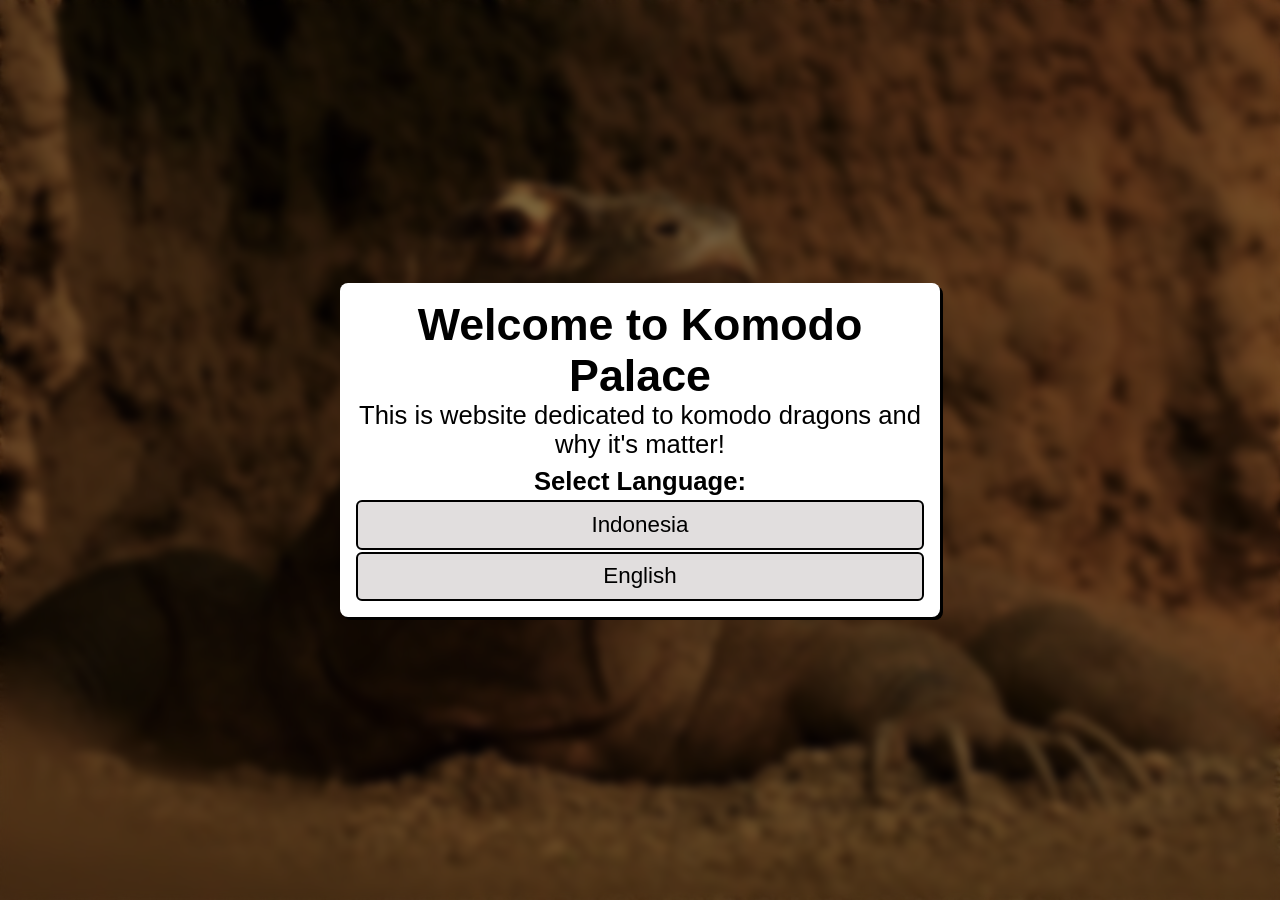
<file: index.html>
<!DOCTYPE html>
<html lang="en">
<head>
    <meta charset="UTF-8">
    <meta name="viewport" content="width=device-width,initial-scale=1.0">
    <meta http-equiv="X-UA-Compatible" content="IE=edge">
    <meta name="description" content="A new web page">
    <meta name="robots" content="index, follow">
    <link rel="icon" href="./assets/komodopalace.png">
    <title>Komodo Palace</title>
    <link rel="stylesheet" href="./style.css">
</head>
<body>
  <main>
    <h1>Welcome to Komodo Palace</h1>
    <p>This is website dedicated to komodo dragons and why it's matter!</p>
    <p class="select-language">Select Language:</p>
    <div class="button-container">
      <a href="./id/index.html" class="id">Indonesia</a>
      <a href="./en/index.html" class="en">English</a>
    </div>
  </main>
</body>
</html>
</file>
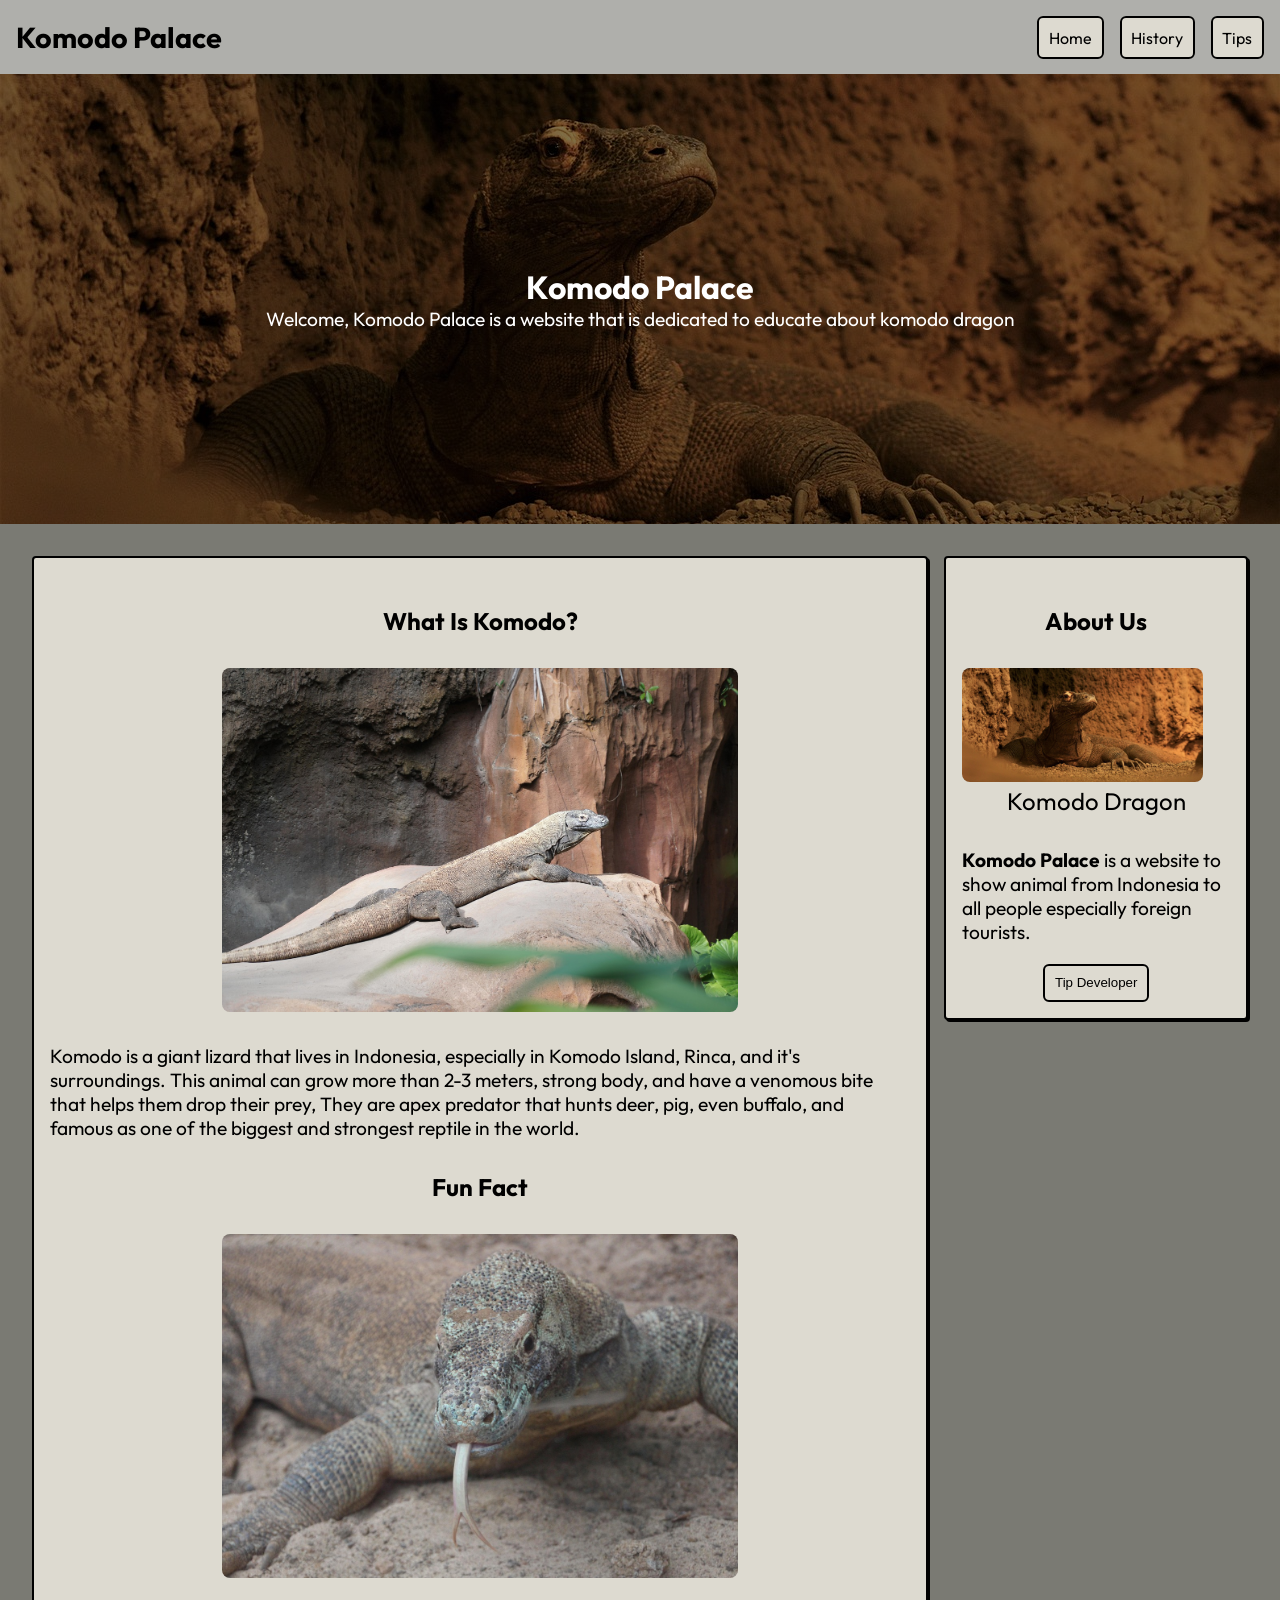
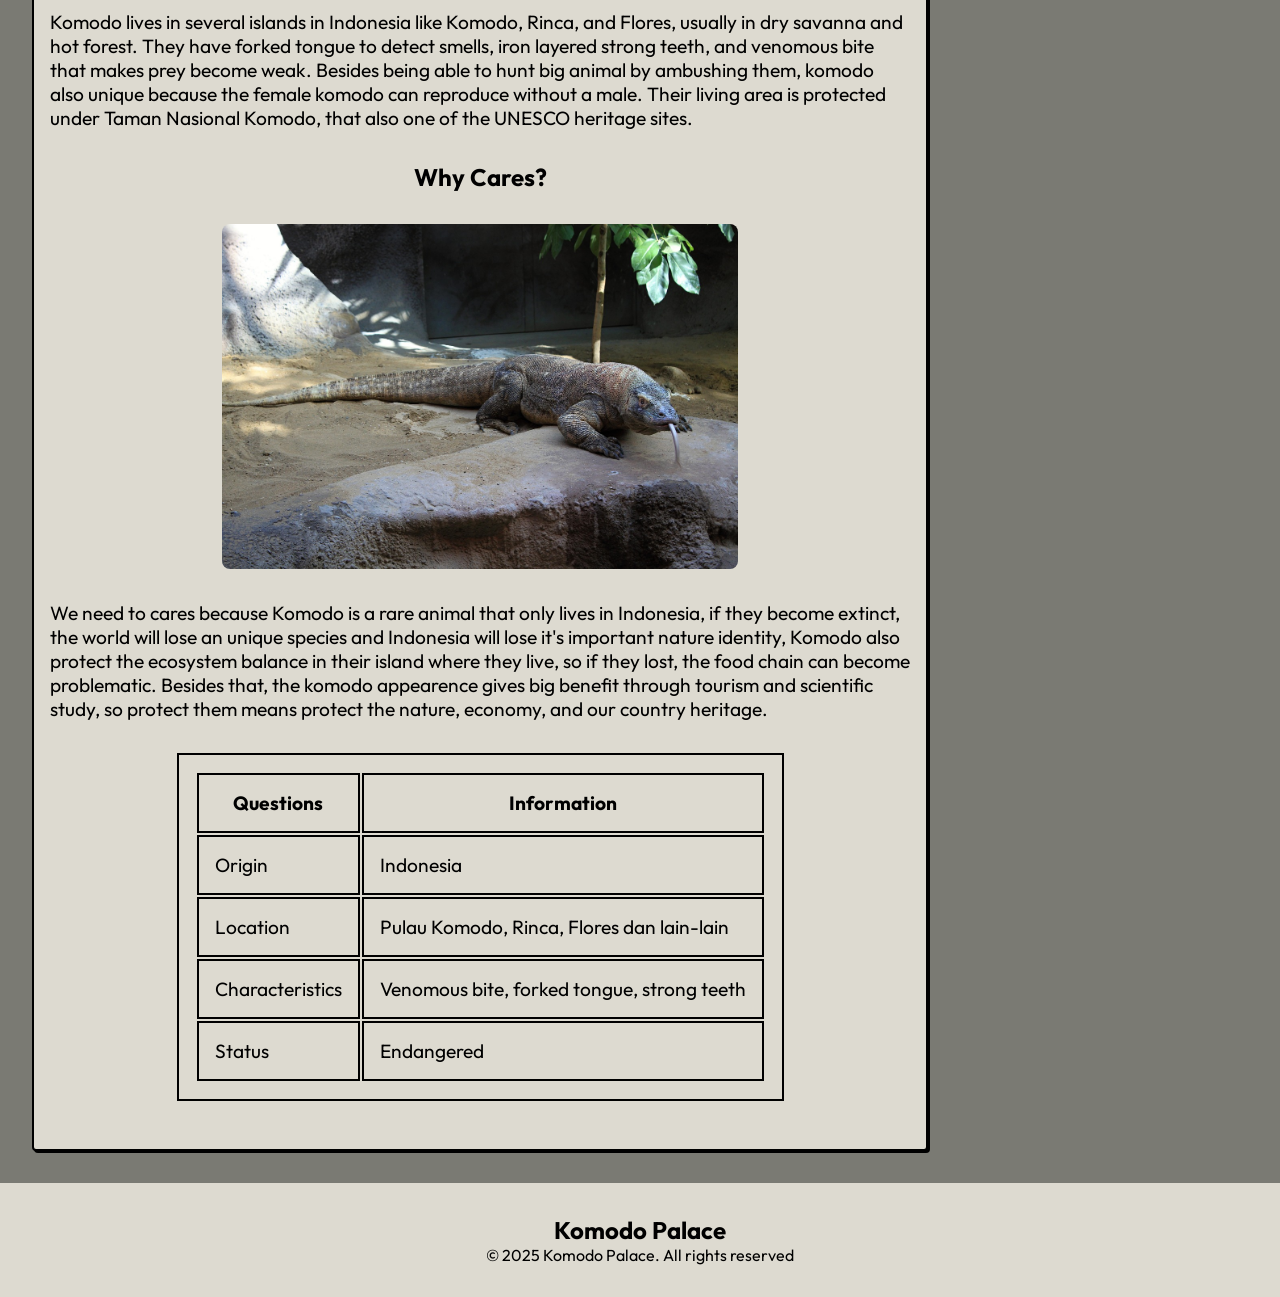
<file: en/index.html>
<!DOCTYPE html>
<html>
  <head lang="en">
    <title>Komodo Palace</title>
    <meta charset="UTF-8">
    <meta name="viewport" content="width=device-width, initial-scale=1.0">
    <link rel="stylesheet" href="./style.css">
    <link rel="icon" type="image/png" href="../assets/komodopalace.png">
    
    <link rel="preconnect" href="https://fonts.googleapis.com">
    <link rel="preconnect" href="https://fonts.gstatic.com" crossorigin>
    <link href="https://fonts.googleapis.com/css2?family=Outfit:wght@100..900&display=swap" rel="stylesheet">
  </head>
  <body>
    <header>
      <nav>
        <h2>Komodo Palace</h2>
        <ul>
          <li><a href="#">Home</a></li>
          <li><a href="./history.html">History</a></li>
          <li><a href="./tips.html">Tips</a></li>
        </ul>
      </nav>
      <div class="header-content">
        <h1>Komodo Palace</h1>
        <p>Welcome, Komodo Palace is a website that is dedicated to educate about komodo dragon</p>
      </div>
    </header>
    
    <main>
      <div id="content">
        <article id="about">
          <h1>What Is Komodo?</h1>
          <img src="../assets/komodo1.jpg" alt="Komodo Dragon">
          <p>Komodo is a giant lizard that lives in Indonesia, especially in Komodo Island, Rinca, and it's surroundings. This animal can grow more than 2-3 meters, strong body, and have a venomous bite that helps them drop their prey, They are apex predator that hunts deer, pig, even buffalo, and famous as one of the biggest and strongest reptile in the world.</p>
        </article>
        
        <article id="fact">
          <h1>Fun Fact</h1>
          <img src="../assets/komodo2.jpg" alt="Komodo Dragon">
          <p>Komodo lives in several islands in Indonesia like Komodo, Rinca, and Flores, usually in dry savanna and hot forest. They have forked tongue to detect smells, iron layered strong teeth, and venomous bite that makes prey become weak. Besides being able to hunt big animal by ambushing them, komodo also unique because the female komodo can reproduce without a male. Their living area is protected under Taman Nasional Komodo, that also one of the UNESCO heritage sites.</p>
        </article>
        
        <article id="peduli">
          <h1>Why Cares?</h1>
          <img src="../assets/komodo3.jpg" alt="Komodo Dragon">
          <p>We need to cares because Komodo is a rare animal that only lives in Indonesia, if they become extinct, the world will lose an unique species and Indonesia will lose it's important nature identity, Komodo also protect the ecosystem balance in their island where they live, so if they lost, the food chain can become problematic. Besides that, the komodo appearence gives big benefit through tourism and scientific study, so protect them means protect the nature, economy, and our country heritage.</p>
          
          <table>
            <tr>
              <th>Questions</th>
              <th>Information</th>
            </tr>
            <tr>
              <td>Origin</td>
              <td>Indonesia</td>
            </tr>
            <tr>
              <td>Location</td>
              <td>Pulau Komodo, Rinca, Flores dan lain-lain</td>
            </tr>
            <tr>
              <td>Characteristics</td>
              <td>Venomous bite, forked tongue, strong teeth</td>
            </tr>
            <tr>
              <td>Status</td>
              <td>Endangered</td>
            </tr>
          </table>
        </article>
      </div>
      
      <aside>
        <h1>About Us</h1>
        <figure>
          <img src="../assets/komodo0.jpg" alt="Komodo Dragon">
          <figcaption>Komodo Dragon</figcaption>
        </figure>
        <p><strong>Komodo Palace</strong> is a website to show animal from Indonesia to all people especially foreign tourists.</p>
        <div class=button>
          <br>
          <button type="button" onclick="openModal()">Tip Developer</button>
        </div>
      </aside>
    </main>
    
    <footer>
      <h2>Komodo Palace</h2>
      <p>&copy; 2025 Komodo Palace. All rights reserved</p>
    </footer>
    
    <!-- Donasi -->
    <div id="modal" class="hidden">
      <div class="modal-content">
        <h1>Tip Developer</h1>
        <p>Thank you :></p>
        <br>
        <img src="../assets/bitcoinlogofull.svg" alt="Pay with bitcoin">
        <p>bc1que4da8sfzt25e2x72j9yx6vvxzepug97rszcls</p>
      </div>
      <div class="buttons">
        <button id="copy">Copy Address</button>
        <button id="close">Close</button>
      </div>
    </div>
    
    <script src="../script.js"></script>
  </body>
</html>
</file>
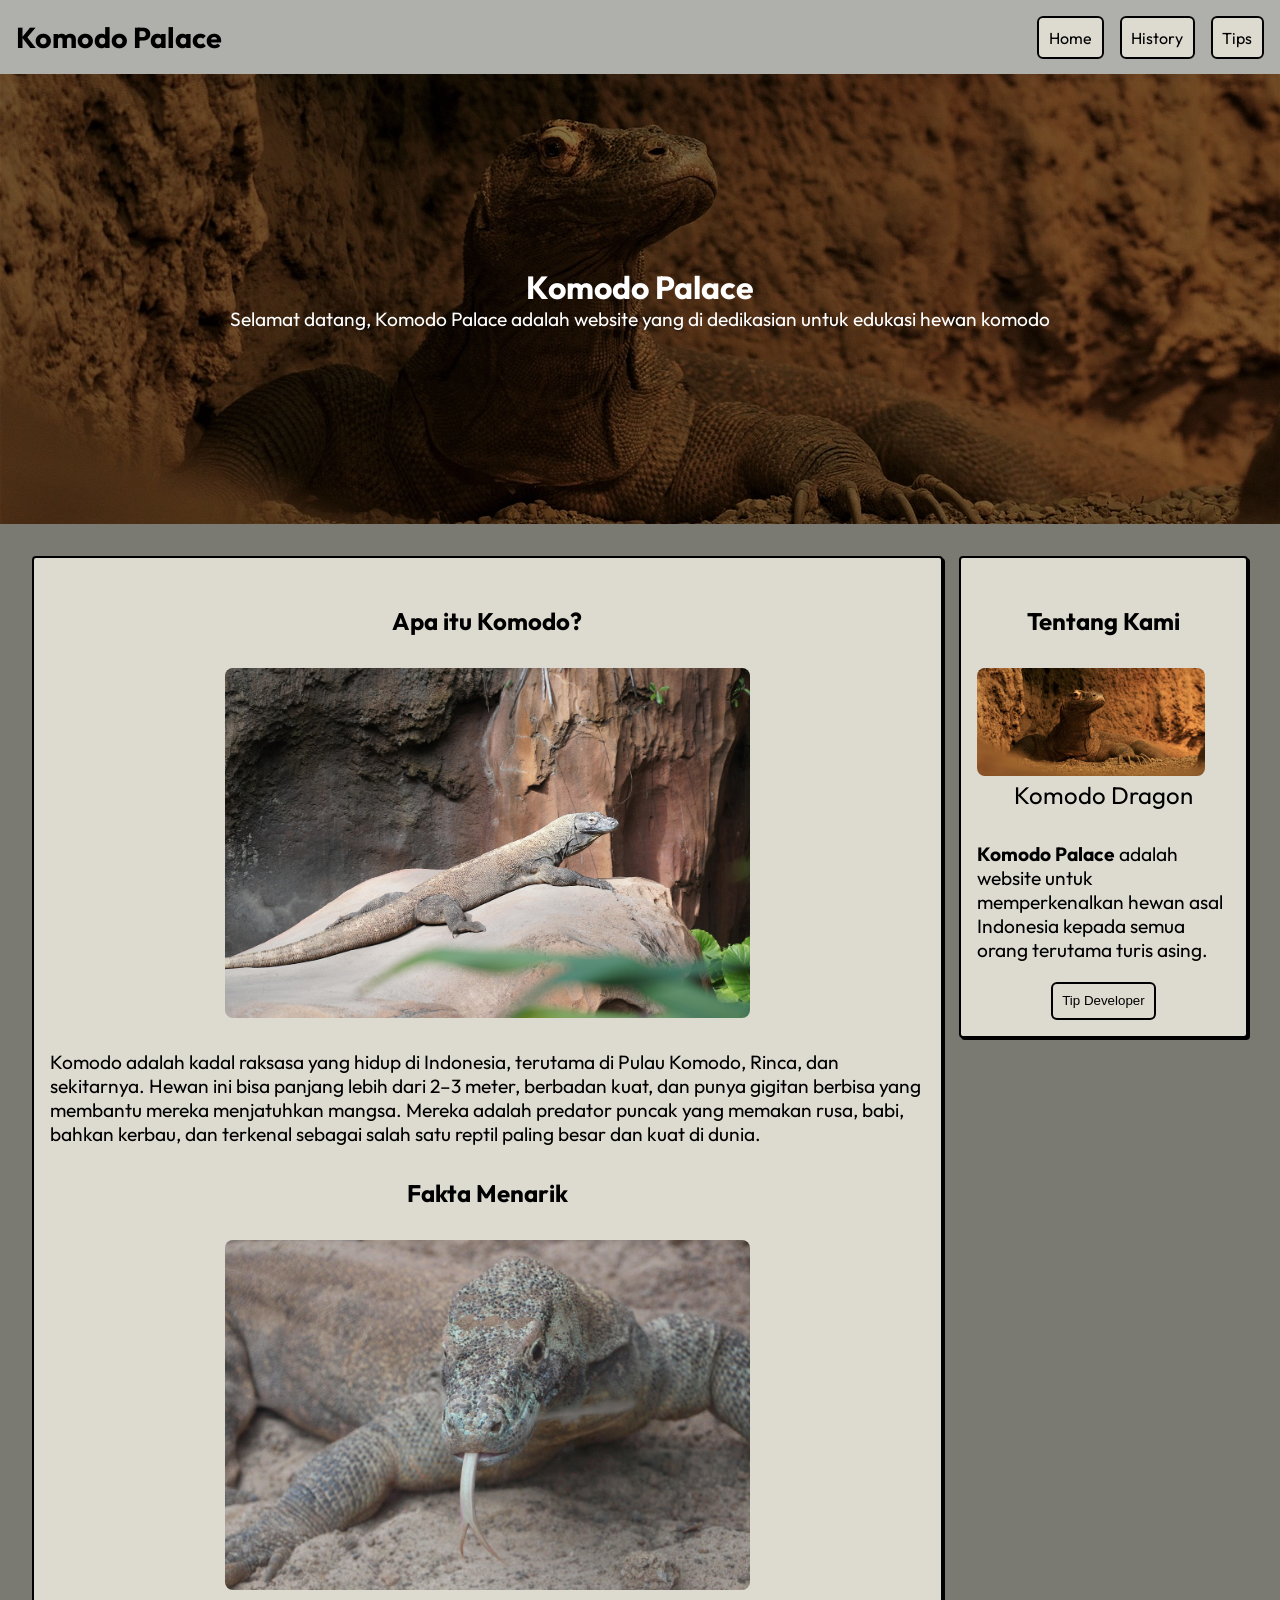
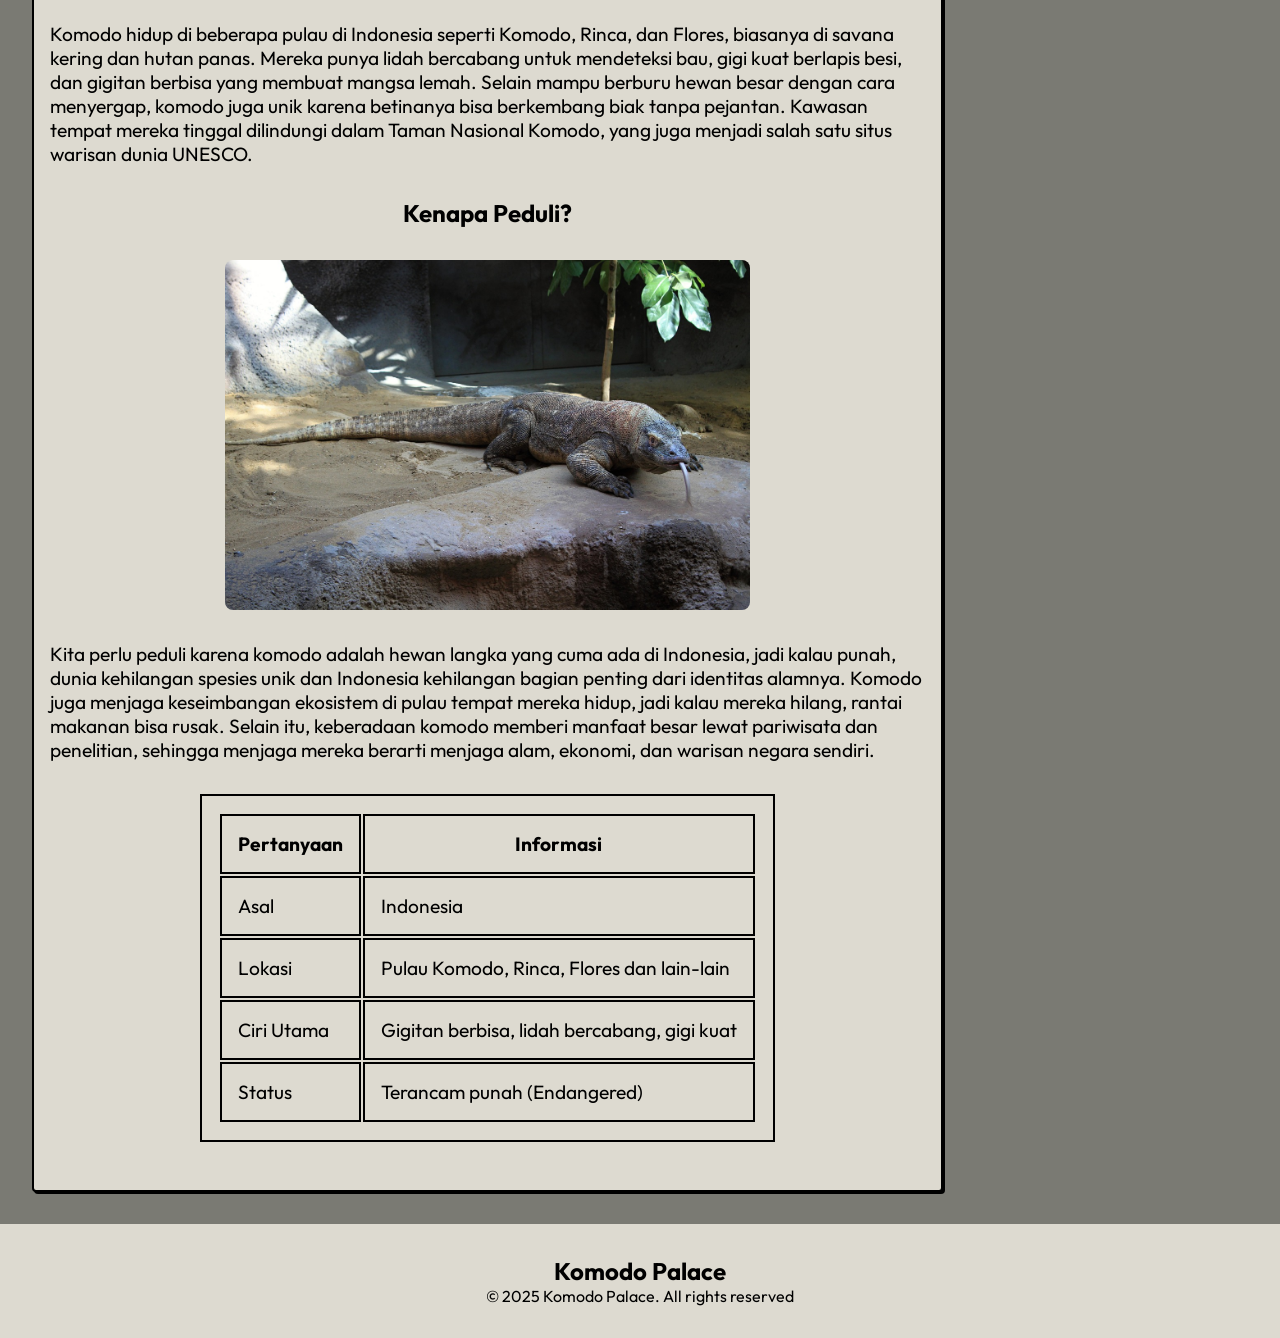
<file: id/index.html>
<!DOCTYPE html>
<html>
  <head lang="id">
    <title>Komodo Palace</title>
    <meta charset="UTF-8">
    <meta name="viewport" content="width=device-width, initial-scale=1.0">
    <link rel="stylesheet" href="./style.css">
    <link rel="icon" type="image/png" href="../assets/komodopalace.png">
    
    <link rel="preconnect" href="https://fonts.googleapis.com">
    <link rel="preconnect" href="https://fonts.gstatic.com" crossorigin>
    <link href="https://fonts.googleapis.com/css2?family=Outfit:wght@100..900&display=swap" rel="stylesheet">
  </head>
  <body>
    <header>
      <nav>
        <h2>Komodo Palace</h2>
        <ul>
          <li><a href="#">Home</a></li>
          <li><a href="./history.html">History</a></li>
          <li><a href="./tips.html">Tips</a></li>
        </ul>
      </nav>
      <div class="header-content">
        <h1>Komodo Palace</h1>
        <p>Selamat datang, Komodo Palace adalah website yang di dedikasian untuk edukasi hewan komodo</p>
      </div>
    </header>
    
    <main>
      <div id="content">
        <article id="about">
          <h1>Apa itu Komodo?</h1>
          <img src="../assets/komodo1.jpg" alt="Komodo Dragon">
          <p>Komodo adalah kadal raksasa yang hidup di Indonesia, terutama di Pulau Komodo, Rinca, dan sekitarnya. Hewan ini bisa panjang lebih dari 2–3 meter, berbadan kuat, dan punya gigitan berbisa yang membantu mereka menjatuhkan mangsa. Mereka adalah predator puncak yang memakan rusa, babi, bahkan kerbau, dan terkenal sebagai salah satu reptil paling besar dan kuat di dunia.</p>
        </article>
        
        <article id="fact">
          <h1>Fakta Menarik</h1>
          <img src="../assets/komodo2.jpg" alt="Komodo Dragon">
          <p>Komodo hidup di beberapa pulau di Indonesia seperti Komodo, Rinca, dan Flores, biasanya di savana kering dan hutan panas. Mereka punya lidah bercabang untuk mendeteksi bau, gigi kuat berlapis besi, dan gigitan berbisa yang membuat mangsa lemah. Selain mampu berburu hewan besar dengan cara menyergap, komodo juga unik karena betinanya bisa berkembang biak tanpa pejantan. Kawasan tempat mereka tinggal dilindungi dalam Taman Nasional Komodo, yang juga menjadi salah satu situs warisan dunia UNESCO.</p>
        </article>
        
        <article id="peduli">
          <h1>Kenapa Peduli?</h1>
          <img src="../assets/komodo3.jpg" alt="Komodo Dragon">
          <p>Kita perlu peduli karena komodo adalah hewan langka yang cuma ada di Indonesia, jadi kalau punah, dunia kehilangan spesies unik dan Indonesia kehilangan bagian penting dari identitas alamnya. Komodo juga menjaga keseimbangan ekosistem di pulau tempat mereka hidup, jadi kalau mereka hilang, rantai makanan bisa rusak. Selain itu, keberadaan komodo memberi manfaat besar lewat pariwisata dan penelitian, sehingga menjaga mereka berarti menjaga alam, ekonomi, dan warisan negara sendiri.</p>
          
          <table>
            <tr>
              <th>Pertanyaan</th>
              <th>Informasi</th>
            </tr>
            <tr>
              <td>Asal</td>
              <td>Indonesia</td>
            </tr>
            <tr>
              <td>Lokasi</td>
              <td>Pulau Komodo, Rinca, Flores dan lain-lain</td>
            </tr>
            <tr>
              <td>Ciri Utama</td>
              <td>Gigitan berbisa, lidah bercabang, gigi kuat</td>
            </tr>
            <tr>
              <td>Status</td>
              <td>Terancam punah (Endangered)</td>
            </tr>
          </table>
        </article>
      </div>
      
      <aside>
        <h1>Tentang Kami</h1>
        <figure>
          <img src="../assets/komodo0.jpg" alt="Komodo Dragon">
          <figcaption>Komodo Dragon</figcaption>
        </figure>
        <p><strong>Komodo Palace</strong> adalah website untuk memperkenalkan hewan asal Indonesia kepada semua orang terutama turis asing.</p>
        <div class=button>
          <br>
          <button type="button" onclick="openModal()">Tip Developer</button>
        </div>
      </aside>
    </main>
    
    <footer>
      <h2>Komodo Palace</h2>
      <p>&copy; 2025 Komodo Palace. All rights reserved</p>
    </footer>
    
    <!-- Donasi -->
    <div id="modal" class="hidden">
      <div class="modal-content">
        <h1>Tip Developer</h1>
        <p>Thank you :></p>
        <br>
        <img src="../assets/bitcoinlogofull.svg" alt="Pay with bitcoin">
        <p>bc1que4da8sfzt25e2x72j9yx6vvxzepug97rszcls</p>
      </div>
      <div class="buttons">
        <button id="copy">Copy Address</button>
        <button id="close">Close</button>
      </div>
    </div>
    
    <script src="../script.js"></script>
  </body>
</html>
</file>
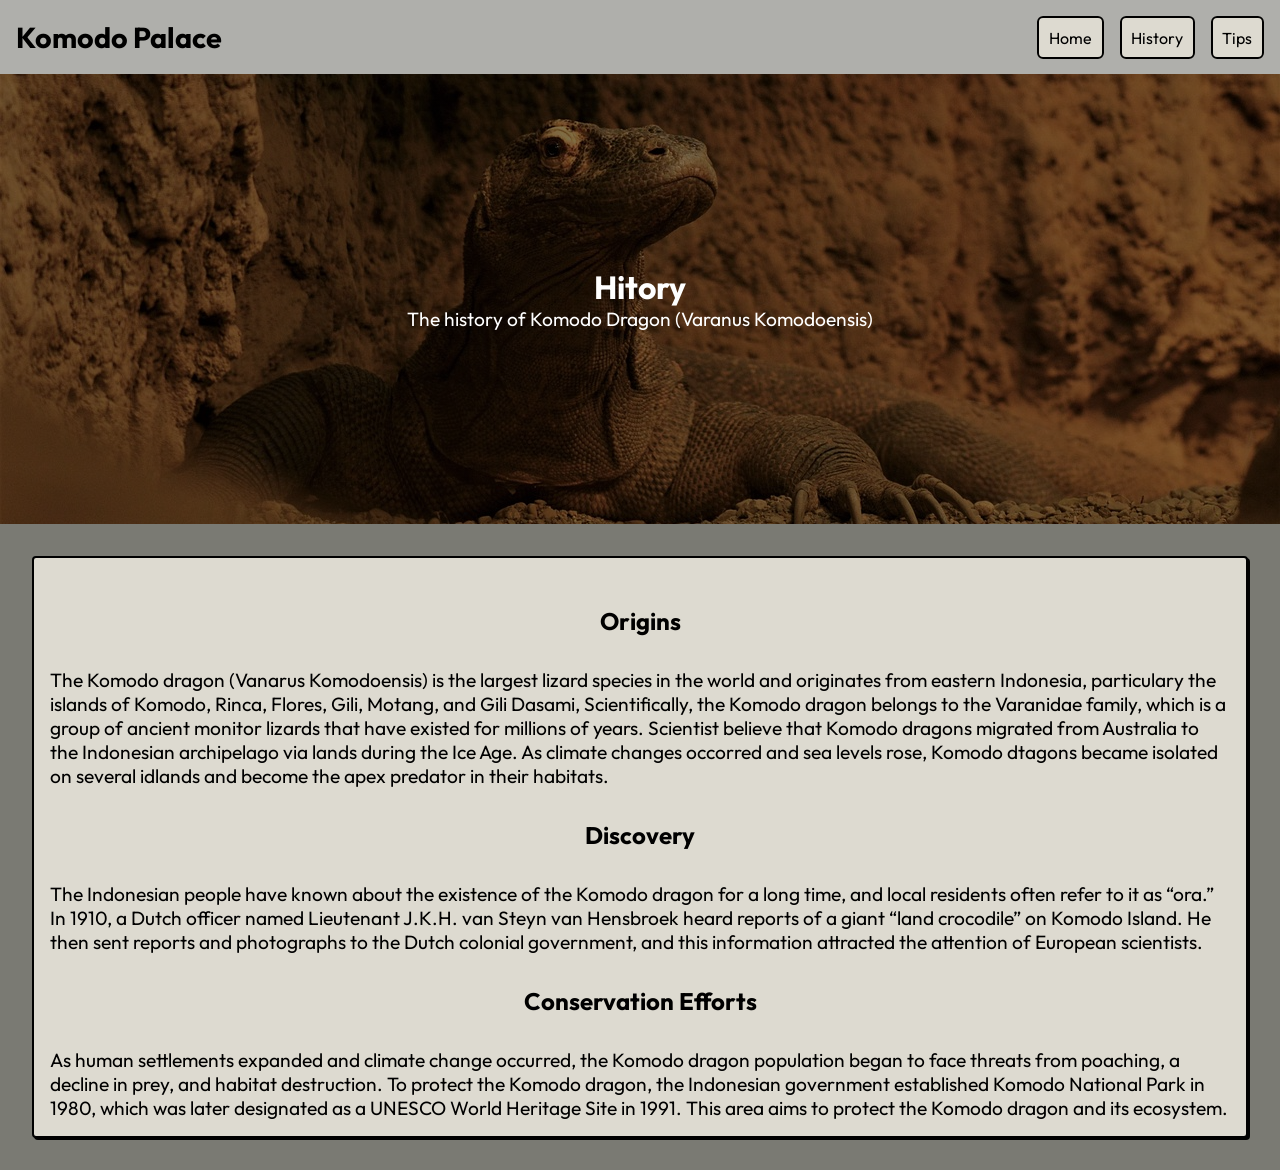
<file: en/history.html>
<!DOCTYPE html>
<html>
  <head lang="en">
    <title>Komodo Palace</title>
    <meta charset="UTF-8">
    <meta name="viewport" content="width=device-width, initial-scale=1.0">
    <link rel="stylesheet" href="./style.css">
    <link rel="icon" type="image/png" href="../assets/komodopalace.png">
    
    <link rel="preconnect" href="https://fonts.googleapis.com">
    <link rel="preconnect" href="https://fonts.gstatic.com" crossorigin>
    <link href="https://fonts.googleapis.com/css2?family=Outfit:wght@100..900&display=swap" rel="stylesheet">
  </head>
  <body>
    <header>
      <nav>
        <h2>Komodo Palace</h2>
        <ul>
          <li><a href="./">Home</a></li>
          <li><a href="#">History</a></li>
          <li><a href="./tips.html">Tips</a></li>
        </ul>
      </nav>
      <div class="header-content">
        <h1>Hitory</h1>
        <p>The history of Komodo Dragon (Varanus Komodoensis)</p>
      </div>
    </header>
    
    <main>
      <div id="content">
        <article>
        <h1>Origins</h1>
        <p>The Komodo dragon (Vanarus Komodoensis) is the largest lizard species in the world and originates from eastern Indonesia, particulary the islands of Komodo, Rinca, Flores, Gili, Motang, and Gili Dasami, Scientifically, the Komodo dragon belongs to the Varanidae family, which is a group of ancient monitor lizards that have existed for millions of years. Scientist believe that Komodo dragons migrated from Australia to the Indonesian archipelago via lands during the Ice Age. As climate changes occorred and sea levels rose, Komodo dtagons became isolated on several idlands and become the apex predator in their habitats.</p>
      </article>
      
      <article>
        <h1>Discovery</h1>
        <p>The Indonesian people have known about the existence of the Komodo dragon for a long time, and local residents often refer to it as “ora.” In 1910, a Dutch officer named Lieutenant J.K.H. van Steyn van Hensbroek heard reports of a giant “land crocodile” on Komodo Island. He then sent reports and photographs to the Dutch colonial government, and this information attracted the attention of European scientists.</p>
      </article>
      
      <article>
        <h1>Conservation Efforts</h1>
        <p>As human settlements expanded and climate change occurred, the Komodo dragon population began to face threats from poaching, a decline in prey, and habitat destruction. To protect the Komodo dragon, the Indonesian government established Komodo National Park in 1980, which was later designated as a UNESCO World Heritage Site in 1991. This area aims to protect the Komodo dragon and its ecosystem.</p>
      </article>
      </div>
    </main>
  </body>
</html>
</file>
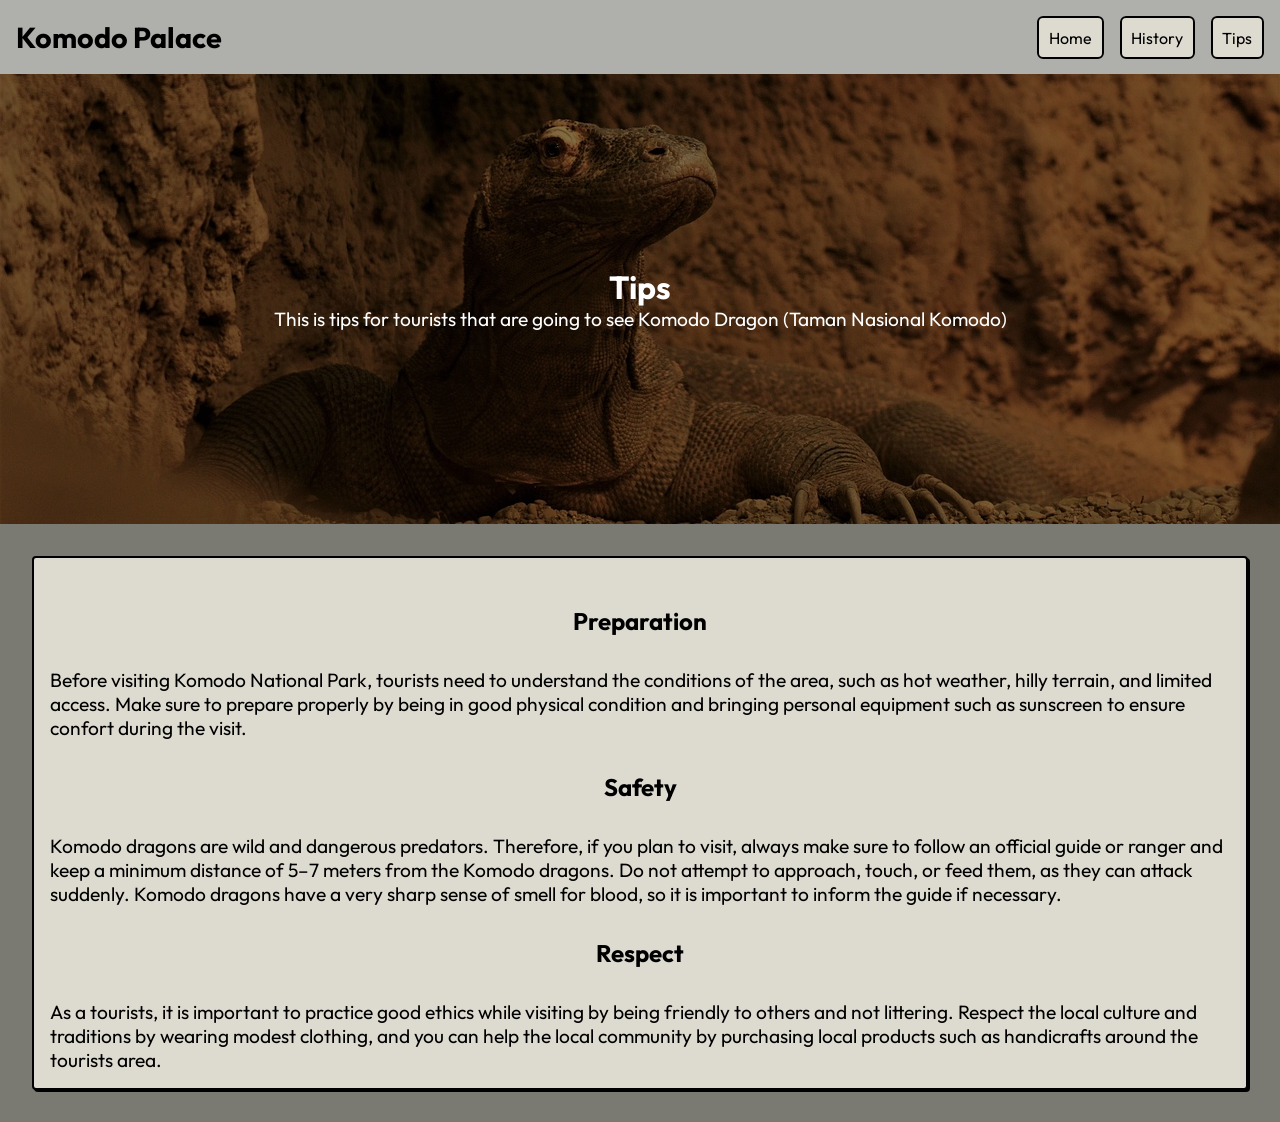
<file: en/tips.html>
<!DOCTYPE html>
<html>
  <head lang="en">
    <title>Komodo Palace</title>
    <meta charset="UTF-8">
    <meta name="viewport" content="width=device-width, initial-scale=1.0">
    <link rel="stylesheet" href="./style.css">
    <link rel="icon" type="image/png" href="../assets/komodopalace.png">
    
    <link rel="preconnect" href="https://fonts.googleapis.com">
    <link rel="preconnect" href="https://fonts.gstatic.com" crossorigin>
    <link href="https://fonts.googleapis.com/css2?family=Outfit:wght@100..900&display=swap" rel="stylesheet">
  </head>
  <body>
    <header>
      <nav>
        <h2>Komodo Palace</h2>
        <ul>
          <li><a href="./">Home</a></li>
          <li><a href="./history.html">History</a></li>
          <li><a href="#">Tips</a></li>
        </ul>
      </nav>
      <div class="header-content">
        <h1>Tips</h1>
        <p>This is tips for tourists that are going to see Komodo Dragon (Taman Nasional Komodo)</p>
      </div>
    </header>
    
    <main>
      <div id="content">
        <article>
          <h1>Preparation</h1>
          <p>Before visiting Komodo National Park, tourists need to understand the conditions of the area, such as hot weather, hilly terrain, and limited access. Make sure to prepare properly by being in good physical condition and bringing personal equipment such as sunscreen to ensure confort during the visit.</p>
        </article>
        
        <article>
          <h1>Safety</h1>
          <p>Komodo dragons are wild and dangerous predators. Therefore, if you plan to visit, always make sure to follow an official guide or ranger and keep a minimum distance of 5–7 meters from the Komodo dragons. Do not attempt to approach, touch, or feed them, as they can attack suddenly. Komodo dragons have a very sharp sense of smell for blood, so it is important to inform the guide if necessary.</p>
        </article>
        
        <article>
          <h1>Respect</h1>
          <p>As a tourists, it is important to practice good ethics while visiting by being friendly to others and not littering. Respect the local culture and traditions by wearing modest clothing, and you can help the local community by purchasing local products such as handicrafts around the tourists area.</p>
        </article>
      </div>
    </main>
  </body>
  </html>
</file>
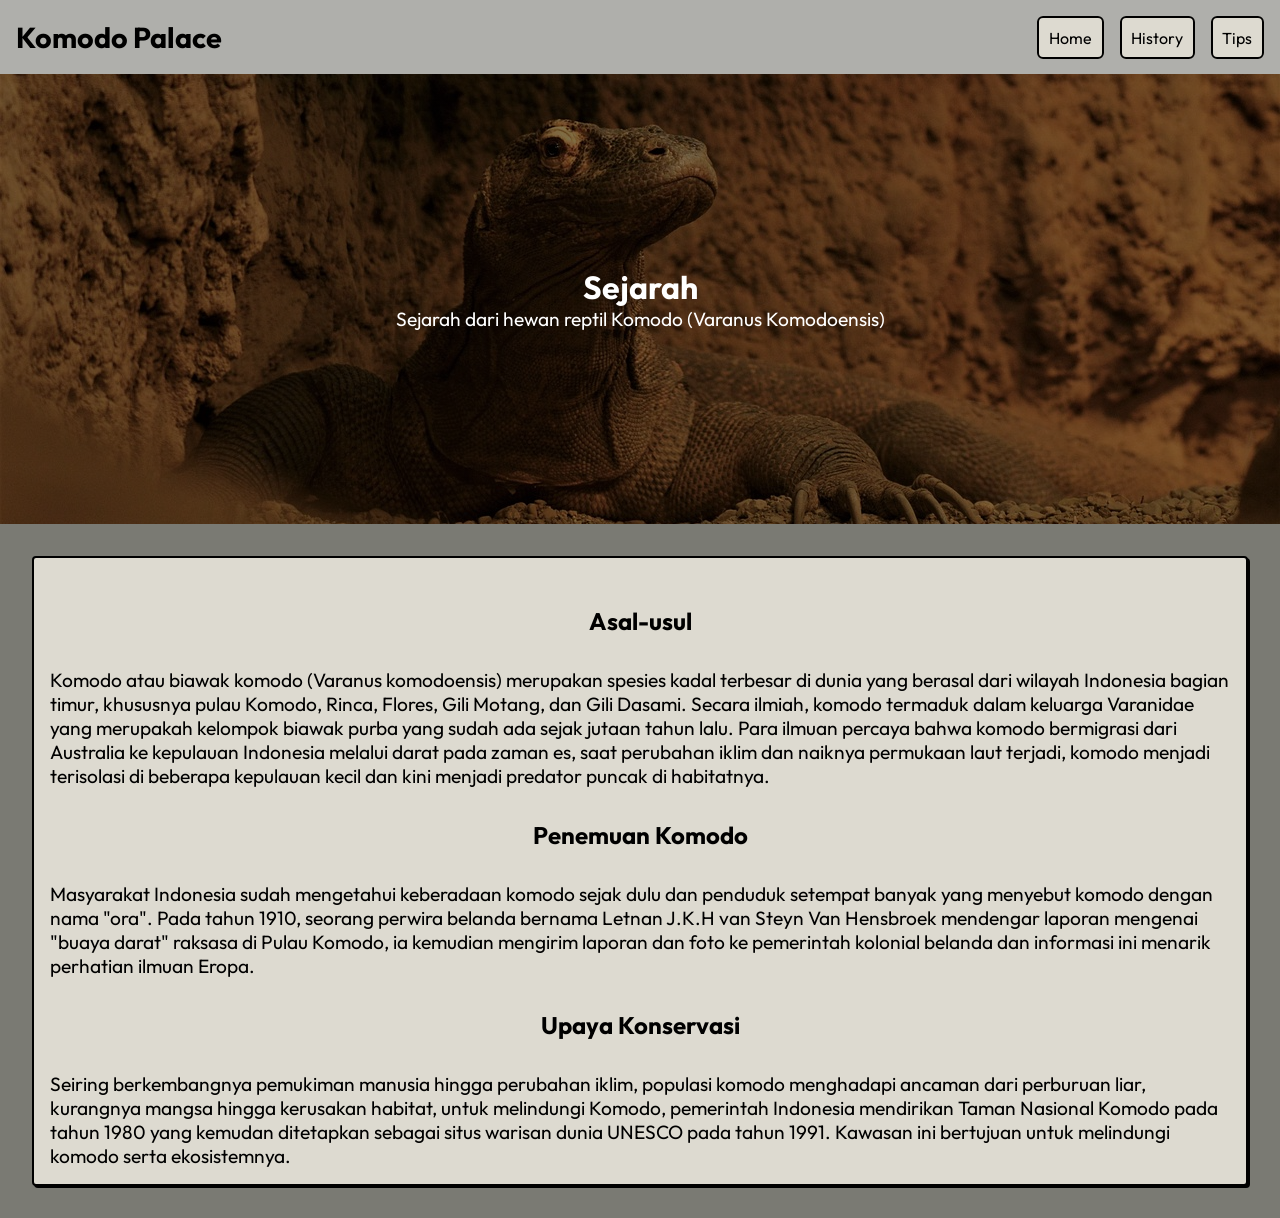
<file: id/history.html>
<!DOCTYPE html>
<html>
  <head lang="id">
    <title>Komodo Palace</title>
    <meta charset="UTF-8">
    <meta name="viewport" content="width=device-width, initial-scale=1.0">
    <link rel="stylesheet" href="./style.css">
    <link rel="icon" type="image/png" href="../assets/komodopalace.png">
    
    <link rel="preconnect" href="https://fonts.googleapis.com">
    <link rel="preconnect" href="https://fonts.gstatic.com" crossorigin>
    <link href="https://fonts.googleapis.com/css2?family=Outfit:wght@100..900&display=swap" rel="stylesheet">
  </head>
  <body>
    <header>
      <nav>
        <h2>Komodo Palace</h2>
        <ul>
          <li><a href="./">Home</a></li>
          <li><a href="#">History</a></li>
          <li><a href="./tips.html">Tips</a></li>
        </ul>
      </nav>
      <div class="header-content">
        <h1>Sejarah</h1>
        <p>Sejarah dari hewan reptil Komodo (Varanus Komodoensis)</p>
      </div>
    </header>
    
    <main>
      <div id="content">
        <article>
        <h1>Asal-usul</h1>
        <p>Komodo atau biawak komodo (Varanus komodoensis) merupakan spesies kadal terbesar di dunia yang berasal dari wilayah Indonesia bagian timur, khususnya pulau Komodo, Rinca, Flores, Gili Motang, dan Gili Dasami. Secara ilmiah, komodo termaduk dalam keluarga Varanidae yang merupakah kelompok biawak purba yang sudah ada sejak jutaan tahun lalu. Para ilmuan percaya bahwa komodo bermigrasi dari Australia ke kepulauan Indonesia melalui darat pada zaman es, saat perubahan iklim dan naiknya permukaan laut terjadi, komodo menjadi terisolasi di beberapa kepulauan kecil dan kini menjadi predator puncak di habitatnya.</p>
      </article>
      
      <article>
        <h1>Penemuan Komodo</h1>
        <p>Masyarakat Indonesia sudah mengetahui keberadaan komodo sejak dulu dan penduduk setempat banyak yang menyebut komodo dengan nama "ora". Pada tahun 1910, seorang perwira belanda bernama Letnan J.K.H van Steyn Van Hensbroek mendengar laporan mengenai "buaya darat" raksasa di Pulau Komodo, ia kemudian mengirim laporan dan foto ke pemerintah kolonial belanda dan informasi ini menarik perhatian ilmuan Eropa.</p>
      </article>
      
      <article>
        <h1>Upaya Konservasi</h1>
        <p>Seiring berkembangnya pemukiman manusia hingga perubahan iklim, populasi komodo menghadapi ancaman dari perburuan liar, kurangnya mangsa hingga kerusakan habitat, untuk melindungi Komodo, pemerintah Indonesia mendirikan Taman Nasional Komodo pada tahun 1980 yang kemudan ditetapkan sebagai situs warisan dunia UNESCO pada tahun 1991. Kawasan ini bertujuan untuk melindungi komodo serta ekosistemnya.</p>
      </article>
      </div>
    </main>
  </body>
</html>
</file>
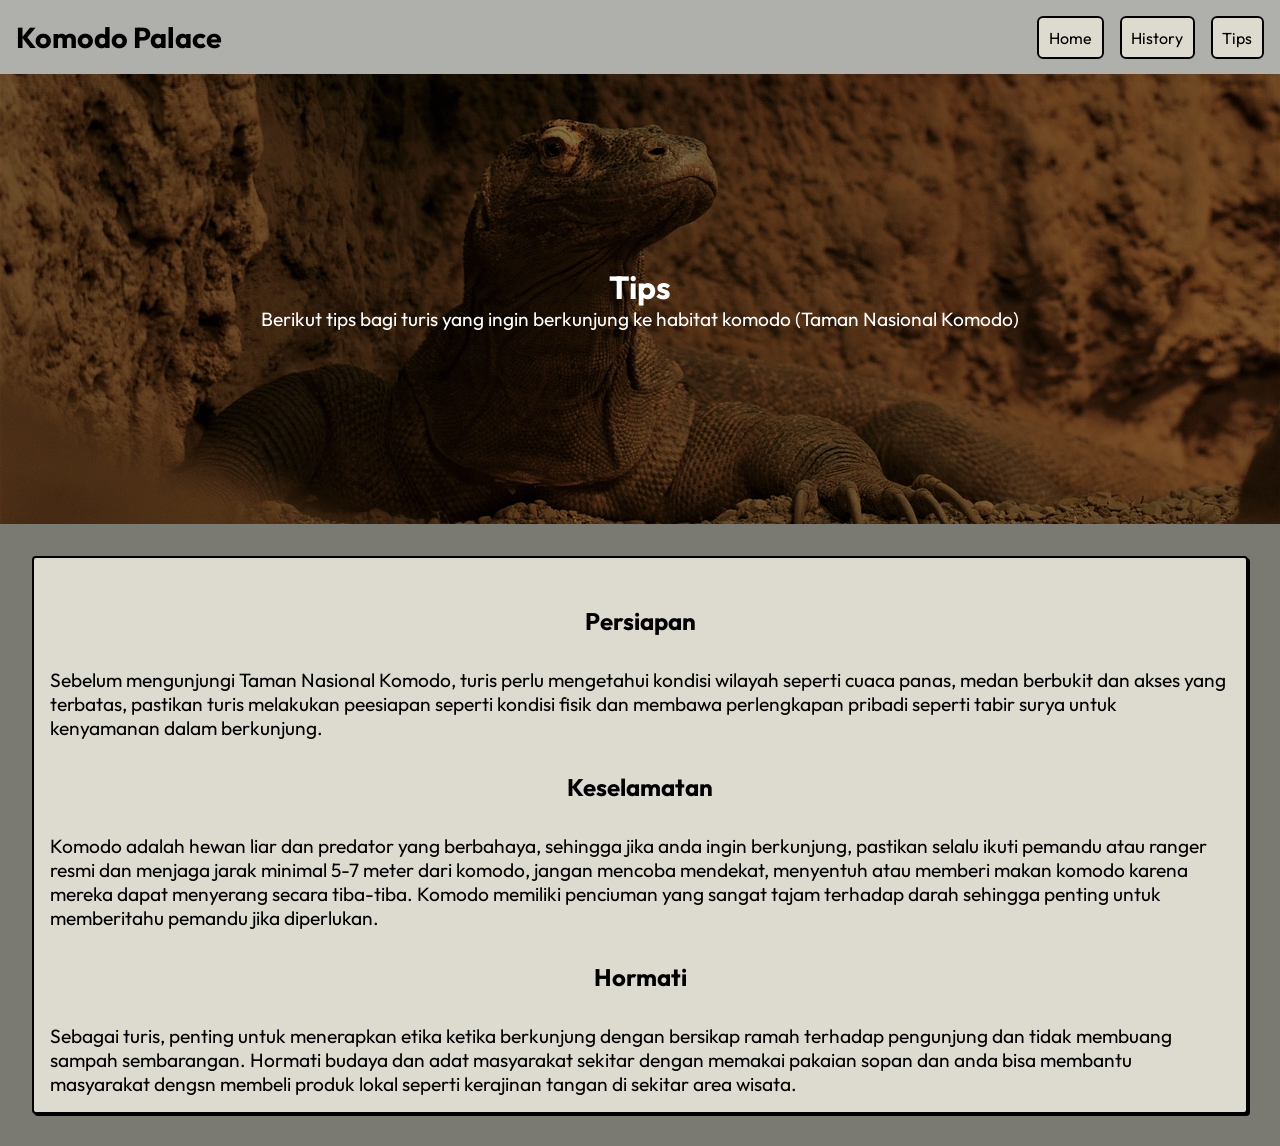
<file: id/tips.html>
<!DOCTYPE html>
<html>
  <head lang="id">
    <title>Komodo Palace</title>
    <meta charset="UTF-8">
    <meta name="viewport" content="width=device-width, initial-scale=1.0">
    <link rel="stylesheet" href="./style.css">
    <link rel="icon" type="image/png" href="../assets/komodopalace.png">
    
    <link rel="preconnect" href="https://fonts.googleapis.com">
    <link rel="preconnect" href="https://fonts.gstatic.com" crossorigin>
    <link href="https://fonts.googleapis.com/css2?family=Outfit:wght@100..900&display=swap" rel="stylesheet">
  </head>
  <body>
    <header>
      <nav>
        <h2>Komodo Palace</h2>
        <ul>
          <li><a href="./">Home</a></li>
          <li><a href="./history.html">History</a></li>
          <li><a href="./tips.html">Tips</a></li>
        </ul>
      </nav>
      <div class="header-content">
        <h1>Tips</h1>
        <p>Berikut tips bagi turis yang ingin berkunjung ke habitat komodo (Taman Nasional Komodo)</p>
      </div>
    </header>
    
    <main>
      <div id="content">
        <article>
          <h1>Persiapan</h1>
          <p>Sebelum mengunjungi Taman Nasional Komodo, turis perlu mengetahui kondisi wilayah seperti cuaca panas, medan berbukit dan akses yang terbatas, pastikan turis melakukan peesiapan seperti kondisi fisik dan membawa perlengkapan pribadi seperti tabir surya untuk kenyamanan dalam berkunjung.</p>
        </article>
        
        <article>
          <h1>Keselamatan</h1>
          <p>Komodo adalah hewan liar dan predator yang berbahaya, sehingga jika anda ingin berkunjung, pastikan selalu ikuti pemandu atau ranger resmi dan menjaga jarak minimal 5-7 meter dari komodo, jangan mencoba mendekat, menyentuh atau memberi makan komodo karena mereka dapat menyerang secara tiba-tiba. Komodo memiliki penciuman yang sangat tajam terhadap darah sehingga penting untuk memberitahu pemandu jika diperlukan.</p>
        </article>
        
        <article>
          <h1>Hormati</h1>
          <p>Sebagai turis, penting untuk menerapkan etika ketika berkunjung dengan bersikap ramah terhadap pengunjung dan tidak membuang sampah sembarangan. Hormati budaya dan adat masyarakat sekitar dengan memakai pakaian sopan dan anda bisa membantu masyarakat dengsn membeli produk lokal seperti kerajinan tangan di sekitar area wisata.</p>
        </article>
      </div>
    </main>
  </body>
  </html>
</file>
<file: style.css>
* {
  margin: 0;
  padding: 0;
  box-sizing: border-box;
}

html {
  scroll-behavior: smooth;
}

body {
  font-family: "Outfit", "Segoe UI", "Arial";
  height: 100vh;
  width: 100%;
  background: linear-gradient(rgba(0,0,0,0.5), rgba(0,0,0,0.5)), url(./assets/komodo0.jpg) center no-repeat;
  background-size: cover;
  backdrop-filter: blur(5px);
  display: flex;
  flex-direction: column;
  align-items: center;
  justify-content: center;
  text-align: center;
}

main {
  color: black;
  background: rgb(255,255,255);
  width: 600px;
  padding: 1rem;
  border-radius: 8px;
  box-shadow: 3px 3px black;
  gap: 2px;
}

main h1 {
  font-size: 2.8rem;
}

main p {
  font-size: 1.6rem;
}

.select-language {
  font-weight: bold;
  margin-top: 8px;
}

.button-container {
  margin-top: 4px;
  display: flex;
  flex-direction: column;
  gap: 2px;
  width: 100%;;
}

.button-container a {
  color: black;
  text-decoration: none;
  width: 100%;
  padding: 0.6rem;
  font-size: 1.4rem;
  background: #cac5c591;
  border: 2px solid black;
  border-radius: 6px;
  transition: all 0.2s ease;
}

.button-container a:hover {
  color: white;
  background: #0c0e1891;
}

@media (max-width: 768px) {
  main {
    padding: 0.6rem;
    width: 95vw;
  }
  
  main h1 {
    font-size: 2rem;
  }
  
  main p {
    font-size: 1.2;
    overflow-wrap: break-word;
  }
}
</file>
<file: en/style.css>
* {
  margin: 0;
  padding: 0;
  box-sizing: border-box;
}

html {
  scroll-behavior: smooth;
}

body {
  font-family: "Outfit", "Segoe UI", "Arial";
}

nav {
  background: hsla(60,3%,46.5%,0.6);
  display: flex;
  align-items: center;
  justify-content: space-between;
  padding: 1.2rem 1rem;
}

nav h2 {
  font-size: 1.8rem;
}

ul {
  display: flex;
  gap: 1rem
}

li {
  list-style: none;
}

a, .button button {
  text-decoration: none;
  color: black;
  background-color: #DDDAD0;
  border: 2px solid black;
  padding: 0.6rem;
  border-radius: 6px;
  transition: all 0.1s ease-out;
}

a:hover, .button button:hover {
  box-shadow: 2px 2px;
  filter: brightness(80%);
}

.header-content {
  color: white;
  display: flex;
  flex-direction: column;
  align-items: center;
  justify-content: center;
  text-align: center;
  justify-content: center;
  background: linear-gradient(rgba(0,0,0,0.5), rgba(0,0,0,0.5)), url('../assets/komodo0.jpg') center no-repeat;
  background-size: cover;
  height: 50vh;
}

.header-content h1 {
  font-size: 2rem;
}

.header-content p {
  font-size: 1.2rem;
}

main {
  display: flex;
  align-items: flex-start;
  padding: 2rem;
  gap: 1rem;
  background: #7A7A73;
}

#content, aside {
  border: 2px solid black;
  padding: 1rem;
  background: #DDDAD0;
  border-radius: 4px;
  box-shadow: 2px 2px;
}

#content {
  display: flex;
  align-items: center;
  justify-content: center;
  flex-direction: column;
}

#content h1, aside h1 {
  text-align: center;
  margin: 2rem;
}

#content p, aside p {
  margin-top: 2rem;
  font-size: 1.2rem;
}

#content img {
  display: block;
  width: 60%;
  border-radius: 8px;
  margin: 0 auto;
}

table, th, td {
  font-size: 1.2rem;
  margin: 2rem auto;
  border: 2px solid black;
  padding: 1rem;
}

aside {
  display: flex;
  align-items: center;
  justify-content: center;
  flex-direction: column;
}

figure img {
  width: 90%;
  border-radius: 8px;
}

figure figcaption {
  text-align: center;
  font-size: 1.5rem;
}

aside a {
  margin-top: 2rem;
  display: block;
}

footer {
  background: #DDDAD0;
  padding: 2rem;
  text-align: center;
}

#modal {
  color: white;
  position: fixed;
  top: 50%;
  left: 50%;
  transform: translate(-50%, -50%);
  background: #57564F;
  display: flex;
  align-items: center;
  justify-content: center;
  text-align: center;
  flex-direction: column;
  padding: 1rem;
  gap: 0.5rem;
  border-radius: 8px;
  z-index: 1000;
}

.buttons {
  color: black;
}

#copy, #close {
  border: 2px solid black;
  padding: 0.5rem;
  border-radius: 4px;
  transition: all 0.1s ease-out;
  background: white;
  font-size: 1rem;
}

#copy:hover {
  background: green;
}

#close:hover {
  background: #bb1111;
}

.hidden {
  display: none !important;
}

@media (max-width: 600px) {
  nav {
    flex-direction: column;
  }
  
  nav ul {
    margin-top: 1rem;
  }
  
  main {
    flex-direction: column;
  }
  
  #content img {
    width: 90%;
  }
  
  table, th, td {
    font-size: 0.3rem;
  }
  
  #modal {
    width: 95%;
  }
}
</file>
<file: id/style.css>
* {
  margin: 0;
  padding: 0;
  box-sizing: border-box;
}

html {
  scroll-behavior: smooth;
}

body {
  font-family: "Outfit", "Segoe UI", "Arial";
}

nav {
  background: hsla(60,3%,46.5%,0.6);
  display: flex;
  align-items: center;
  justify-content: space-between;
  padding: 1.2rem 1rem;
}

nav h2 {
  font-size: 1.8rem;
}

ul {
  display: flex;
  gap: 1rem
}

li {
  list-style: none;
}

a, .button button {
  text-decoration: none;
  color: black;
  background-color: #DDDAD0;
  border: 2px solid black;
  padding: 0.6rem;
  border-radius: 6px;
  transition: all 0.1s ease-out;
}

a:hover, .button button:hover {
  box-shadow: 2px 2px;
  filter: brightness(80%);
}

.header-content {
  color: white;
  display: flex;
  flex-direction: column;
  align-items: center;
  justify-content: center;
  text-align: center;
  justify-content: center;
  background: linear-gradient(rgba(0,0,0,0.5), rgba(0,0,0,0.5)), url('../assets/komodo0.jpg') center no-repeat;
  background-size: cover;
  height: 50vh;
}

.header-content h1 {
  font-size: 2rem;
}

.header-content p {
  font-size: 1.2rem;
}

main {
  display: flex;
  align-items: flex-start;
  padding: 2rem;
  gap: 1rem;
  background: #7A7A73;
}

#content, aside {
  border: 2px solid black;
  padding: 1rem;
  background: #DDDAD0;
  border-radius: 4px;
  box-shadow: 2px 2px;
}

#content {
  display: flex;
  align-items: center;
  justify-content: center;
  flex-direction: column;
}

#content h1, aside h1 {
  text-align: center;
  margin: 2rem;
}

#content p, aside p {
  margin-top: 2rem;
  font-size: 1.2rem;
}

#content img {
  display: block;
  width: 60%;
  border-radius: 8px;
  margin: 0 auto;
}

table, th, td {
  font-size: 1.2rem;
  margin: 2rem auto;
  border: 2px solid black;
  padding: 1rem;
}

aside {
  display: flex;
  align-items: center;
  justify-content: center;
  flex-direction: column;
}

figure img {
  width: 90%;
  border-radius: 8px;
}

figure figcaption {
  text-align: center;
  font-size: 1.5rem;
}

aside a {
  margin-top: 2rem;
  display: block;
}

footer {
  background: #DDDAD0;
  padding: 2rem;
  text-align: center;
}

#modal {
  color: white;
  position: fixed;
  top: 50%;
  left: 50%;
  transform: translate(-50%, -50%);
  background: #57564F;
  display: flex;
  align-items: center;
  justify-content: center;
  text-align: center;
  flex-direction: column;
  padding: 1rem;
  gap: 0.5rem;
  border-radius: 8px;
  z-index: 1000;
}

.buttons {
  color: black;
}

#copy, #close {
  border: 2px solid black;
  padding: 0.5rem;
  border-radius: 4px;
  transition: all 0.1s ease-out;
  background: white;
  font-size: 1rem;
}

#copy:hover {
  background: green;
}

#close:hover {
  background: #bb1111;
}

.hidden {
  display: none !important;
}

@media (max-width: 600px) {
  nav {
    flex-direction: column;
  }
  
  nav ul {
    margin-top: 1rem;
  }
  
  main {
    flex-direction: column;
  }
  
  #content img {
    width: 90%;
  }
  
  table, th, td {
    font-size: 0.3rem;
  }
  
  #modal {
    width: 95%;
  }
}
</file>
